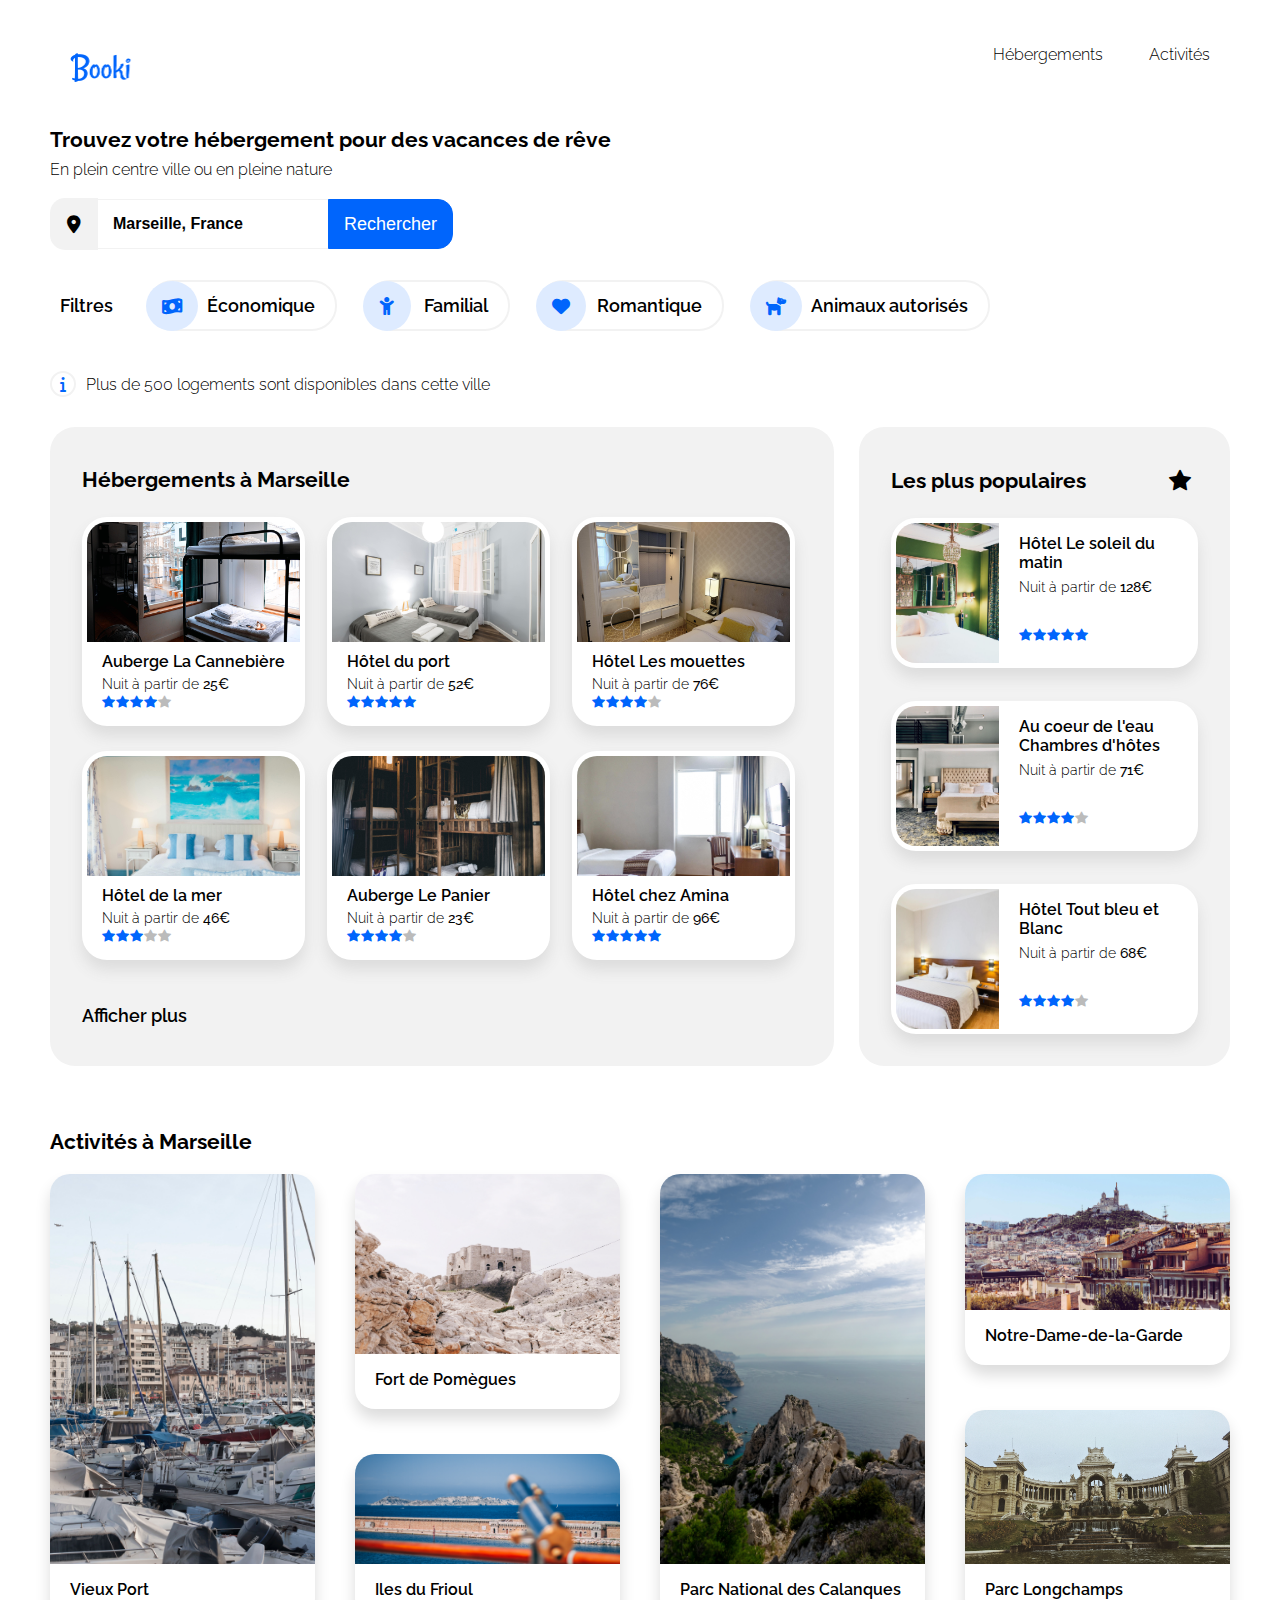
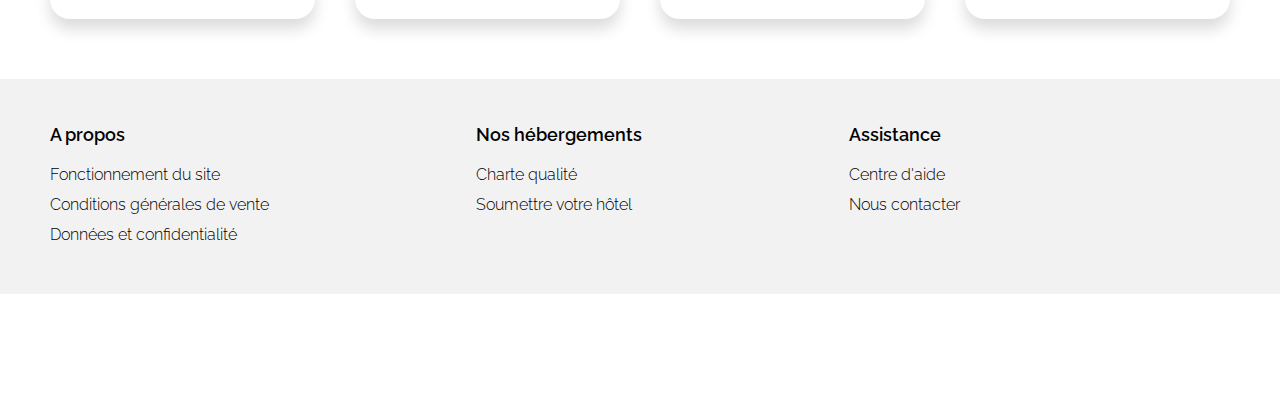
<file: index.html>
<!DOCTYPE html>
<html lang="fr">

<head>
    <meta charset="utf-8" />
    <meta name="viewport" content="width=device-width , initial-scale=1.0" />
    <link rel="stylesheet" href="css/styles.css">
    <link rel="preconnect" href="https://fonts.googleapis.com">
    <link rel="preconnect" href="https://fonts.gstatic.com" crossorigin>
    <link href="https://fonts.googleapis.com/css2?family=Raleway:wght@300;400;500;600;700&display=swap"
        rel="stylesheet">
    <link rel="stylesheet" href="https://cdn.jsdelivr.net/npm/bootstrap-icons@1.9.1/font/bootstrap-icons.css">
    <link rel="stylesheet" href="https://cdnjs.cloudflare.com/ajax/libs/font-awesome/6.0.0/css/all.min.css">
    <title>booki</title>
</head>

<body>
    <header class="header">
        <div class="header-container">
            <img class="header-logo" src="images/logo/Booki.png" alt="logo booki" />
            <nav class="header-nav">
                <ul class="nav-list fs-small clr-dark">
                    <li class="hébergements"><a href="#hébergements">Hébergements</a></li>
                    <li class="activités"><a href="#activités">Activités</a></li>
                </ul>
            </nav>
        </div>
    </header>
    <main>
        <section class="section-search">
            <h1 class="row-1 title text-h1">Trouvez votre hébergement pour des vacances de rêve</h1>
            <p class="row-2 catchphrase">En plein centre ville ou en pleine nature</p>
            <div class="row-3 search-engine">
                <i class="fa-solid fa-location-dot"></i>
                <input type="text" class="search-field" placeholder="Marseille, France">
                <button class="button search">Rechercher</button>
                <button class="button-search-icon"><i class="fa-solid fa-magnifying-glass fa-lg"></i></button>
            </div>
            <div class="filter-search">
                <h2>Filtres</h2>
                <ul class="buttons-filter">
                    <li class="button-filter cheap"><i class="fa-solid fa-money-bill-wave icon-filter"></i>Économique
                    </li>
                    <li class="button-filter family"><i class="fa-solid fa-child icon-filter"></i>Familial</li>
                    <li class="button-filter romance"><i class="fa-solid fa-heart icon-filter"></i>Romantique</li>
                    <li class="button-filter animals"><i class="fa-solid fa-dog icon-filter"></i>Animaux autorisés</li>
                </ul>
            </div>
            <div class="result-information">
                <i class="fa-solid fa-info"></i>
                <p class="info">Plus de 500 logements sont disponibles dans cette ville</p>
            </div>
        </section>
        <section class="section-lodging">
            <div class="column-1 lodging" id="hébergements">
                <div class="row-1 lodging">
                    <h1>Hébergements à Marseille</h1>
                </div>
                <div class="row-2 lodging">
                    <div class="card-wrapper-1 lodging-cards">
                        <a href="#">
                            <div class="card-image-1 lodging-card-images">
                            </div>
                            <div class="card-text-1 lodging-card-texts">
                                <h3 class="text-h3">Auberge La Cannebière</h3>
                                <p class="sm-text-card">Nuit à partir de <span class="bold">25€</span></p>
                                <div class="gr-stars">
                                    <i class="bi bi-star-fill star fill"></i>
                                    <i class="bi bi-star-fill star fill"></i>
                                    <i class="bi bi-star-fill star fill"></i>
                                    <i class="bi bi-star-fill star fill"></i>
                                    <i class="bi bi-star-fill star nofill"></i>
                                </div>
                            </div>
                        </a>
                    </div>
                    <div class="card-wrapper-2 lodging-cards">
                        <a href="#">
                            <div class="card-image-2 lodging-card-images">
                            </div>
                            <div class="card-text-2 lodging-card-texts">
                                <h3>Hôtel du port</h3>
                                <p class="sm-text-card">Nuit à partir de <span class="bold">52€</span></p>
                                <div class="gr-stars">
                                    <i class="bi bi-star-fill star fill"></i>
                                    <i class="bi bi-star-fill star fill"></i>
                                    <i class="bi bi-star-fill star fill"></i>
                                    <i class="bi bi-star-fill star fill"></i>
                                    <i class="bi bi-star-fill star fill"></i>
                                </div>
                            </div>
                        </a>
                    </div>
                    <div class="card-wrapper-3 lodging-cards">
                        <a href="#">
                            <div class="card-image-3 lodging-card-images">
                            </div>
                            <div class="card-text-3 lodging-card-texts">
                                <h3>Hôtel Les mouettes</h3>
                                <p class="sm-text-card">Nuit à partir de <span class="bold">76€</span></p>
                                <div class="gr-stars">
                                    <i class="bi bi-star-fill star fill"></i>
                                    <i class="bi bi-star-fill star fill"></i>
                                    <i class="bi bi-star-fill star fill"></i>
                                    <i class="bi bi-star-fill star fill"></i>
                                    <i class="bi bi-star-fill star nofill"></i>
                                </div>
                            </div>
                        </a>
                    </div>
                    <div class="card-wrapper-4 lodging-cards">
                        <a href="#">
                            <div class="card-image-4 lodging-card-images">
                            </div>
                            <div class="card-text-4 lodging-card-texts">
                                <h3>Hôtel de la mer</h3>
                                <p class="sm-text-card">Nuit à partir de <span class="bold">46€</span></p>
                                <div class="gr-stars">
                                    <i class="bi bi-star-fill star fill"></i>
                                    <i class="bi bi-star-fill star fill"></i>
                                    <i class="bi bi-star-fill star fill"></i>
                                    <i class="bi bi-star-fill star nofill"></i>
                                    <i class="bi bi-star-fill star nofill"></i>
                                </div>
                            </div>
                        </a>
                    </div>
                    <div class="card-wrapper-5 lodging-cards">
                        <a href="#">
                            <div class="card-image-5 lodging-card-images">
                            </div>
                            <div class="card-text-5 lodging-card-texts">
                                <h3>Auberge Le Panier</h3>
                                <p class="sm-text-card">Nuit à partir de <span class="bold">23€</span></p>
                                <div class="gr-stars">
                                    <i class="bi bi-star-fill star fill"></i>
                                    <i class="bi bi-star-fill star fill"></i>
                                    <i class="bi bi-star-fill star fill"></i>
                                    <i class="bi bi-star-fill star fill"></i>
                                    <i class="bi bi-star-fill star nofill"></i>
                                </div>
                            </div>
                        </a>
                    </div>
                    <div class="card-wrapper-6 lodging-cards">
                        <a href="#">
                            <div class="card-image-6 lodging-card-images">
                            </div>
                            <div class="card-text-6 lodging-card-texts">
                                <h3>Hôtel chez Amina</h3>
                                <p class="sm-text-card">Nuit à partir de <span class="bold">96€</span></p>
                                <div class="gr-stars">
                                    <i class="bi bi-star-fill star fill"></i>
                                    <i class="bi bi-star-fill star fill"></i>
                                    <i class="bi bi-star-fill star fill"></i>
                                    <i class="bi bi-star-fill star fill"></i>
                                    <i class="bi bi-star-fill star fill"></i>
                                </div>
                            </div>
                        </a>
                    </div>
                </div>
                <div class="row-3 lodging">
                    <a href="#">
                        <h2 class="text-h2">Afficher plus</h2>
                    </a>
                </div>
            </div>
            <div class="column-2 popular">
                <div class="row-1 popular">
                    <h1>Les plus populaires</h1>
                    <i class="bi bi-star-fill popular star"></i>
                </div>
                <div class="row-2 popular">
                    <a href="#">
                        <div class="card-1-popular-wrapper popular">
                            <div class="card-1-popular-image popular-image"></div>
                            <div class="card-1-popular-text popular-text">
                                <h3>Hôtel Le soleil du matin</h3>
                                <p class="sm-text-card">Nuit à partir de <span class="bold">128€</span></p>
                                <div class="gr-stars popular">
                                    <i class="bi bi-star-fill star fill"></i>
                                    <i class="bi bi-star-fill star fill"></i>
                                    <i class="bi bi-star-fill star fill"></i>
                                    <i class="bi bi-star-fill star fill"></i>
                                    <i class="bi bi-star-fill star fill"></i>
                                </div>
                            </div>

                        </div>
                    </a>
                    <a href="#">
                        <div class="card-2-popular-wrapper">
                            <div class="card-2-popular-image popular-image"></div>
                            <div class="card-2-popular-text popular-text">
                                <h3>Au coeur de l'eau Chambres d'hôtes</h3>
                                <p class="sm-text-card">Nuit à partir de <span class="bold">71€</span></p>
                                <div class="gr-stars popular">
                                    <i class="bi bi-star-fill star fill"></i>
                                    <i class="bi bi-star-fill star fill"></i>
                                    <i class="bi bi-star-fill star fill"></i>
                                    <i class="bi bi-star-fill star fill"></i>
                                    <i class="bi bi-star-fill star nofill"></i>
                                </div>
                            </div>
                        </div>
                    </a>
                    <a href="#">
                        <div class="card-3-popular-wrapper popular">
                            <div class="card-3-popular-image popular-image"></div>
                            <div class="card-3-popular-text popular-text">
                                <h3>Hôtel Tout bleu et Blanc</h3>
                                <p class="sm-text-card">Nuit à partir de <span class="bold">68€</span></p>
                                <div class="gr-stars popular">
                                    <i class="bi bi-star-fill star fill"></i>
                                    <i class="bi bi-star-fill star fill"></i>
                                    <i class="bi bi-star-fill star fill"></i>
                                    <i class="bi bi-star-fill star fill"></i>
                                    <i class="bi bi-star-fill star nofill"></i>
                                </div>
                            </div>
                        </div>
                    </a>
                </div>
            </div>
        </section>
        <section class="section-activities" id="activités">
            <h1 class="row-1 activities"> Activités à Marseille</h1>
            <div class="row-2 activities">
                <div class="card-1 activities cards">
                    <a href="#">
                        <img srcset="images/activites/Vieux-Port_small.jpg 375w,images/activites/Vieux-Port_medium.jpg 400w,images/activites/Vieux-Port_large.jpg 800w,images/activites/Vieux-Port_xlarge.jpg 1000w"
                            sizes="100vw" src="images/activites/Vieux-Port_medium.jpg" alt="Vieux Port" />
                        <h3 class="text-activities">Vieux Port</h3>
                    </a>
                </div>
                <div class="card-2-3 activities">
                    <div class="card-2 activities cards">
                        <a href="#">
                            <img srcset="images/activites/Pomegues_small.jpg 375w,images/activites/Pomegues_medium.jpg 400w,images/activites/Pomegues_large.jpg 800w,images/activites/Pomegues_xlarge.jpg 1000w"
                                sizes="100vw" src="images/activites/Pomegues_medium.jpg" alt="Fort de Pomègues" />
                            <h3 class="text-activities">Fort de Pomègues</h3>
                        </a>
                    </div>
                    <div class="card-3 activities cards">
                        <a href="#">
                            <img srcset="images/activites/Frioul_small.jpg 375w,images/activites/Frioul_medium.jpg 400w,images/activites/Frioul_large.jpg 800w,images/activites/Frioul_xlarge.jpg 1000w"
                                sizes="100vw" src="images/activites/Frioul_medium.jpg" alt="Iles du Frioul" />
                            <h3 class="text-activities">Iles du Frioul</h3>
                        </a>
                    </div>
                </div>
                <div class="card-4 activities cards">
                    <a href="#">
                        <img srcset="images/activites/Calanques_small.jpg 375w,images/activites/Calanques_medium.jpg 400w,images/activites/Calanques_large.jpg 800w,images/activites/Calanques_xlarge.jpg 1000w"
                            sizes="100vw" src="images/activites/Calanques_medium.jpg"
                            alt="Parc National des Calanques" />
                        <h3 class="text-activities">Parc National des Calanques</h3>
                    </a>
                </div>
                <div class="card-5-6 activities ">
                    <div class="card-5 activities cards">
                        <a href="#">
                            <img srcset="images/activites/Notre-Dame_small.jpg 375w,images/activites/Notre-Dame_medium.jpg 400w,images/activites/Notre-Dame_large.jpg 800w,images/activites/Notre-Dame_xlarge.jpg 1000w"
                                sizes="100vw" src="images/activites/Notre-Dame_medium.jpg"
                                alt="Notre-Dame-de-la-Garde" />
                            <h3 class="text-activities">Notre-Dame-de-la-Garde</h3>
                        </a>
                    </div>
                    <div class="card-6 activities cards">
                        <a href="#">
                            <img srcset="images/activites/Longchamps_small.jpg 375w,images/activites/Longchamps_medium.jpg 400w,images/activites/Longchamps_large.jpg 800w,images/activites/Longchamps_xlarge.jpg 1000w"
                                sizes="100vw" src="images/activites/Longchamps_medium.jpg" alt="Parc Longchamps" />
                            <h3 class="text-activities">Parc Longchamps</h3>
                        </a>
                    </div>
                </div>
            </div>
        </section>
    </main>
    <footer class="footer">
        <div class="column-1 about">
            <h2>A propos</h2>
            <ul class="list about">
                <li><a href="#">Fonctionnement du site</a></li>
                <li><a href="#">Conditions générales de vente</a></li>
                <li><a href="#">Données et confidentialité</a></li>
            </ul>
        </div>
        <div class="column-2 lodges">
            <h2>Nos hébergements</h2>
            <ul class="list lodges">
                <li><a href="#">Charte qualité</a></li>
                <li><a href="#">Soumettre votre hôtel</a></li>
            </ul>
        </div>
        <div class="column-3 assistance">
            <h2>Assistance</h2>
            <ul class="list assistance">
                <li><a href="#">Centre d'aide</a></li>
                <li><a href="#">Nous contacter</a></li>
            </ul>
        </div>
    </footer>
</body>

</html>
</file>
<file: css/styles.css>
/* RESET */
html {
    scroll-behavior: smooth;
}

*,*::before,*::after {
    box-sizing: border-box;
    text-decoration: none;
    color: inherit;
    padding: 0;
    margin: 0;
}

ul {
    margin:0;
}

::placeholder {
    color: black;
}

:-moz-placeholder { /* Mozilla Firefox 4 to 18 */
    color: black;
    opacity:  1;
}

::-moz-placeholder { /* Mozilla Firefox 19+ */
    color: black;
    opacity:  1;
}
/* END OF RESET */

/* DEFAULT BODY */
body {
    width: 100%;
    padding: 0;
    margin: 0;
    font-size: 16px;
    text-decoration: none;
    font-family: 'Raleway', sans-serif;
    font-weight: 300;
    color: black;
    background-color: white;
}
/*END OF DEFAULT BODY */

/* DEFAULT MAIN */
main {
    margin-left: 50px;
    margin-right: 50px;
}
/* END OF DEFAULT MAIN */

/* FONT AND COLOR CLASSES */
h1 {
    font-size: 21px;
    font-weight: 700;
}

h3 {
    font-size: 16px;
    font-weight: 600;
}

h2 {
    font-size: 18px;
    font-weight: 600;
}

p {
    font-size: 16px;
    font-weight: 300;
}

.sm-text-card {
    font-size: 14px;
    font-weight: 300;
}

.bold {
    font-weight: 500;
}

.text-h2 {
    font-size: 18px;
    font-weight: 600;
}
/* END OF FONT AND COLOR CLASSES */

/* HEADER */
header {
    width: auto;
    height: 100%;
    margin-left: 50px; 
    margin-right: 50px; 
    margin-bottom: 35px;
}

.header-container {
    display: flex;
    width: 100%;
    flex-direction: row;
    justify-content: space-between;
}

.header-logo {
    display: block;
    width: 95px;
    margin-left: 20px;
    padding-top: 45px;
}

.header-nav {
    width: 18%;
}

.nav-list {
    display: flex;
    flex-direction: row;
    justify-content: flex-end;
    list-style: none;
    gap: 60px;
    width: 100%;
    padding-right: 20px;
}

.nav-list li {
    width: 50%;
    flex-grow: 0;
    flex-basis: 0;
    border: none;
    padding-top: 45px;
}

.nav-list li:hover { 
    color: #0065FC;
    border-top: 2px solid #0065FC;
    border-bottom: none;
    font-weight: var(--fw-medium);
}
/* END OF HEADER */

/* SECTION SEARCH */
.section-search {
    width: 100%;
}

.row-1.text-h1 {
    padding-top: 2px;
}

.row-2.catchphrase {
    padding-top: 8px;
    padding-bottom: 19px;
}

.row-3.search-engine {
    display: flex;
    flex-direction: row;
    flex-wrap: nowrap;
    justify-content: flex-start;
    align-items: center;
    margin-bottom: 30px;
}

.fa-location-dot {
    padding: 17px;
    background-color: #F2F2F2;
    border-radius: 15px 0 0 15px;
    font-size: 18px;
}

.fa-location-dot:hover {
    animation-name: rotateY;
    animation-duration: 1s;
    animation-iteration-count: infinite;
    animation-timing-function: ease-in-out;
}

@keyframes rotateY {
    from {transform: rotateY(0deg) ;}
    to {transform: rotateY(360deg) ;}
}

input.search-field {
    align-items: baseline;
    padding: 15px 50px 15px 15px;
    background-color: white;
    border-left: none;
    border-right: none;
    border-top: 1px solid #F2F2F2;
    border-bottom: 1px solid #F2F2F2;
    font-size: 16px;
    font-weight: 700;
    color: black;
    width: 230px;
}

.button.search {
    padding: 14px 15px 13px 15px;
    font-size: 18px;
    font-weight: 500;
    color: white;
    border-radius: 0 15px 15px 0;
    background-color: #0065FC;
    border: 1px solid #0065fc;
}

.button.search:hover {
    background-color: #DEEBFF;
    color: #0065FC;
    border: 1px solid #DEEBFF;
}

.filter-search {
    display: flex;
    flex-direction: row;
    flex-wrap: wrap;
    justify-content: flex-start;
    align-items: baseline;
    gap: 35px; 
    margin-bottom: 25px;
    margin-left: 10px;
}

.button-search-icon {
    display: none;
}

.button-search-icon:hover {
    animation-name: pulse; 
    animation-duration: 0.3s; 
    animation-iteration-count: infinite;
    animation-timing-function: ease-in-out;
    cursor: pointer;
}

@keyframes pulse {
    from {transform: scale(1);}
    to {transform: scale(1.1);}
}

.button-filter {
    display: inline-block;
    position: relative;
    margin-right: 24px;
    margin-bottom: 15px;
    padding: 13px 20px 13px 57px;
    list-style: none;
    border-radius: 25px;
    border: 2px solid #F2F2F2;
    font-size: 18px;
    font-weight: 600;
}

.button-filter:hover {
    border: 2px solid #DEEBFF;
    background-color: #DEEBFF;
    color: #0065FC;
    animation-name: rotateX; 
    animation-duration: 1s; 
    animation-iteration-count: 1;
    animation-timing-function: ease-in-out;
    cursor: pointer;
}

@keyframes rotateX {
    from {transform: rotateX(0deg) ;}
    to {transform: rotateX(360deg) ;}
}

.icon-filter {
    display: inline;
    position: absolute;
    top: -1px;
    left: -4px;
    margin-right: 50px;
    z-index: 2;
    padding: 16px;
    background-color: #DEEBFF;
    color: #0065FC;
    border-radius: 50%;
}

.result-information {
    display: flex;
    justify-content: flex-start;
    align-items: baseline;
    margin-bottom: 30px;
}

.fa-info {
    border: 2px solid #F2F2F2;
    border-radius: 30px;
    padding: 3px 8px 3px 8px;
    color: #0065FC;
}

.info {
    padding-left: 10px;
}
/* END OF SECTION SEARCH */

/* SECTION LODGING */
/* column-1 lodging */
.section-lodging {
    display: flex;
    flex-direction: row;
    flex-wrap: wrap-reverse;
    width: 100%;
    height: 100%;
    margin-bottom: 43px;
    gap: 2.1%;
}

.column-1.lodging {
    width: 65.7%;
    background-color: #F2F2F2;
    border-radius: 25px;
    padding: 20px 2.7%; 
    flex:3 1 auto;
}

.column-2.popular {
    width: 31.2%;
    background-color: #F2F2F2;
    border-radius: 25px;
    padding: 20px 2.7%; 
    flex:1 1 auto;
}

.row-1.lodging {
    padding: 20px 0px 25px 0px;
}

.row-3.lodging {
    width: 50%;
    padding-top: 45px;
    padding-bottom: 20px;
    transition: color 0.5s ease-in-out;
}

.row-3.lodging:hover {
    color: #0065FC;  
    animation-name: pulse-1; 
    animation-duration: 0.5s; 
    animation-iteration-count: infinite;
    animation-timing-function: ease-in-out;  
}

@keyframes pulse-1 {
    from {transform: scale(1);}
    to {transform: scale(1.025);}
}

/* card lodging */
.row-2.lodging {
    width: 100%;
    display: flex;
    flex-direction: row;
    align-items: stretch;
    flex-wrap: wrap;
    height: auto;
    row-gap: 25px;
    column-gap: 3%;
    
}

.lodging-cards {
width: 31%;
height: 100%;
border-radius: 25px;
background-color: white;
border: 5px solid white;
box-shadow: 0 10px 15px rgb(220, 220, 220);
transition: all 0.5s ease-in-out;
}

.lodging-cards:hover {
    background-color: #DEEBFF;
    border-color: #DEEBFF;
    color: #0065FC;
    transform: perspective(600px) rotateX(10deg);
    box-shadow: 0 10px 15px rgb(220, 220, 220);
    background-position: center;
}

.lodging-card-images {
    width: 100%;
    padding: 5px 5px 0 5px;
    height: 120px;  
    border-radius: 20px 20px 0 0;
    background-size: cover;
    background-position: center;
}

.card-image-1 {
    background-image: url(../images/hebergements/2_large/marcus-loke-WQJvWU_HZFo-unsplash.jpg);
}

.card-image-2 {
    background-image: url(../images/hebergements/2_large/fred-kleber-gTbaxaVLvsg-unsplash.jpg);
}

.card-image-3 {
    background-image: url(../images/hebergements/2_large/reisetopia-B8WIgxA_PFU-unsplash.jpg);
}

.card-image-4 {
    background-image: url(../images/hebergements/2_large/annie-spratt-Eg1qcIitAuA-unsplash.jpg);
}

.card-image-5 {
    background-image: url(../images/hebergements/2_large/nicate-lee-kT-ZyaiwBe0-unsplash.jpg);
}

.card-image-6 {
    background-image: url(../images/hebergements/2_large/febrian-zakaria-M6S1WvfW68A-unsplash.jpg);
}

.lodging-card-texts {
width: 100%;
height:100%;
padding: 0 15px 10px 15px;
border-radius: 0 0 20px 20px;
text-align: left;
flex: 1; 
}

.lodging-card-texts h3 {
    padding-top: 10px;
    padding-bottom: 5px
}

/* column-2 popular */
.row-1.popular {
    display: flex;
    flex-direction: row;
    flex-wrap: nowrap;
    justify-content: space-between;
    align-items: baseline;
    padding: 20px 10px 25px 0px;
    width: 100%;
    font-size: 22px;
}

.bi-star-fill.popular {
    font-size: 22px;
    animation-name: flip-star; 
    animation-duration: 2s; 
    animation-iteration-count: infinite;
    animation-timing-function: ease-in-out; 
}

@keyframes flip-star {
    0% {transform: rotateY(0); opacity:0;}
    50% {transform: rotateY(360deg); opacity:1;}
    100% {transform: rotateY(720deg); opacity:0;}
}

/* card popular */
.row-2.popular {
    width: 100%;
    height: 100%;
    display: flex;
    flex-direction: row;
    align-content: flex-start;
    flex-wrap: wrap;
    row-gap: 33px;
}

.popular a {
width:100%;
}

.card-1-popular-wrapper,
.card-2-popular-wrapper,
.card-3-popular-wrapper {
    display: flex;
    width: 100%;
    background-color: white;
    border: 5px solid white;
    border-radius: 25px;
    box-shadow: 0 10px 15px rgb(220, 220, 220);
    transition: all 0.5s ease-in-out;
}

.card-1-popular-wrapper:hover,
.card-2-popular-wrapper:hover,
.card-3-popular-wrapper:hover {
background-color: #DEEBFF;
border-color: #DEEBFF;
color: #0065FC;
transform: perspective(600px) rotateX(10deg);
box-shadow: 0 10px 15px rgb(220, 220, 220);
background-position: center;  
}

.card-1-popular-image {
    width: 40%;
    background-image: url(../images/hebergements/2_large/emile-guillemot-Bj_rcSC5XfE-unsplash.jpg);
}

.card-2-popular-image {
    width: 40%;
    background-image: url(../images/hebergements/2_large/aw-creative-VGs8z60yT2c-unsplash.jpg);
}

.card-3-popular-image {
    width: 40%;
    background-image: url(../images/hebergements/3_medium/febrian-zakaria-sjvU0THccQA-unsplash.jpg);

}

.popular-image {
    border-radius: 20px 0 0 20px;
    height: auto;
    min-height: 140px;
    max-width: 300px;
    background-size: cover;
    background-position: center center;
}

.card-1-popular-text, .card-2-popular-text, .card-3-popular-text {
    width: 60%;
    max-height: 300px;
    margin-top: 11px;
    margin-right: 20px;
    margin-bottom: 0px;
    margin-left: 20px;
}

.popular-text p {
    padding-top: 7px;
}

.gr-stars.popular {
    padding-top: 30px;
    padding-bottom: 5px;
}
/* END OF SECTION LODGING */

/* SECTION ACTIVITIES */
.section-activities {
    width: 100%;
    /* max-width: 1440px; */
    display: flex;
    flex-direction: row;
    flex-wrap: wrap;
    margin-bottom: 60px
}

.row-1.activities {
    width: 100%;
    padding: 20px 0 20px 0;;
}

.row-2.activities {
    display: flex;
    flex-direction: row;
    width: 100%;
    height: 445px;
    column-gap: 40px;
    background-color: white;
}

.card-1, .card-4 {
    width: 25%;
    height: 100%;
}

.card-2-3, .card-5-6 {
    display: flex;
    flex-wrap: wrap;
    flex-direction: row;
    width: 25%;
    height: 100%;
    row-gap: 45px;
}

.card-2 {
    width: 100%;
    height: calc(58% - 22.5px);
}

.card-3 {
    width: 100%;
    height: calc(42% - 22.5px);
}

.card-5 {
    width: 100%;
    height: calc(48% - 22.5px);
}

.card-6 {
    width: 100%;
    height: calc(52% - 22.5px);
}

.cards {
    border-radius: 20px 20px;
    box-shadow: 0 10px 15px rgb(220, 220, 220);
    transition: all 0.5s ease-in-out;
}

.cards:hover, .card-1:hover, .card-4:hover {
    background-color: #0065FC;
    color: white;
    transform: perspective(600px) rotateX(10deg);
    box-shadow: 0 10px 15px rgb(220, 220, 220);
    background-position: center;   
}

.cards img {
    width: 100%;
    height: calc(100% - 55px);
    object-fit: cover;
    border-radius: 20px 20px 0 0;
}

.text-activities {
    text-align: left;
    height: 100%;
    padding-top: 12px;
    padding-left: 20px;
}
/* END OF SECTION ACTIVITIES */

/* ICONS STARS FILL / NO-FILL*/
.star {
    font-size: 13px;
    letter-spacing: -3px; 
}

.nofill {
    color:#bbbbbb;
}

.fill {
    color: #0065FC;
}

.nofill:hover {
    font-size: 16px;
    color:#0065FC;
}

.fill:hover {
    font-size: 16px;
    color: #bbbbbb;
}
/* END OF ICONS */

/* FOOTER */
footer {
    width: 100%;
    padding-right: 25%;
    padding-left: 50px;
    padding-top: 45px;
    display: flex;
    flex-direction: row;
    justify-content: space-between;
    background-color: #F2F2F2;
}

.list.assistance li, .list.lodges li, .list.about li {
    list-style: none;
    padding-bottom: 11px;
}

.list.about li:last-child {
    padding-bottom: 50px;
}

footer div {

}

footer li:hover {
    color: #0065FC;
}

.about h2, .lodges h2, .assistance h2 {
    padding-bottom: 20px;;
}
/* END OF FOOTER */

/* MEDIA QUERY */
@media screen and (min-width: 769px) and (max-width: 992px) { 

    .section-lodging {
        flex-wrap: wrap-reverse;
        row-gap: 50px;
    }

    .column-1.lodging {
        width: 100%;
        height: 100%;
    }

    .row-1.lodging {
        margin-left: 0;
    }

    .row-2.lodging {
        gap: 30px;
    }

    .card-image-1 {
        background-image: url(../images/hebergements/3_medium/marcus-loke-WQJvWU_HZFo-unsplash.jpg);
    }
    
    .card-image-2 {
        background-image: url(../images/hebergements/3_medium/fred-kleber-gTbaxaVLvsg-unsplash.jpg);
    }
    
    .card-image-3 {
        background-image: url(../images/hebergements/3_medium/reisetopia-B8WIgxA_PFU-unsplash.jpg);
    }
    
    .card-image-4 {
        background-image: url(../images/hebergements/3_medium/annie-spratt-Eg1qcIitAuA-unsplash.jpg);
    }
    
    .card-image-5 {
        background-image: url(../images/hebergements/3_medium/nicate-lee-kT-ZyaiwBe0-unsplash.jpg);
    }
    
    .card-image-6 {
        background-image: url(../images/hebergements/3_medium/febrian-zakaria-M6S1WvfW68A-unsplash.jpg);
    }

    .lodging-card-images {
        height: 240px;
    }

    .lodging-cards{
        margin-bottom: 0;
        width: 100%;
    }

    /* COLUMN-2 POPULAR */
    .column-2.popular {
        width: 100%;
        height: 100%
    }

    .row-1.popular {
        padding-left: 0;
        margin-left: 0;
    }

    .row-2.popular {
        justify-content: space-between;
        padding-bottom: 50px;
        padding: 0;
        gap: 30px;
    }

    .card-1-popular-image {
        background-image: url(../images/hebergements/3_medium/emile-guillemot-Bj_rcSC5XfE-unsplash.jpg);
    }

    .card-2-popular-image {
        background-image: url(../images/hebergements/3_medium/aw-creative-VGs8z60yT2c-unsplash.jpg);
    }

    .card-3-popular-image {
        background-image: url(../images/hebergements/3_medium/febrian-zakaria-sjvU0THccQA-unsplash.jpg);
    }

    .card-1-popular, .card-2-popular, .card-3-popular {
        width: 100%;
        height: 100%;
    }

    .text-box.popular {
        width: 100%;
        height: 100%;
    }
/* END OF SECTION LODGING */

/* SECTION-ACTIVITIES */
    .section-activities {
    width: 100%;
    height: 100%;
    padding: 0;
    padding-bottom: 30px;
    }

    .row-1.activities {
        padding-bottom: 15px;
    }

    .row-2.activities {
        flex-wrap: wrap;
        height: auto;
        gap: 30px;
    }

    .card-1, .card-4 {
        width: 100%;
        height: 200px;
    }

    .card-2, .card-3, .card-5, .card-6 {
        width: calc(100% - 15px);
        height: 200px;
    }

    .card-2-3, .card-5-6 {
        flex-wrap: nowrap;
        width: 100%;
        height: 200px;
        gap: 20px;
    }
/* END OF SECTION-ACTIVITIES */
}
@media screen and (max-width: 768px) {
    body {
        margin: 0;
    }

    main {
        margin: 0;    
    }

/* HEADER */
    header {
        margin: 0;
        padding-bottom: 20px;
    }

    .header-container {
        flex-wrap: wrap;
        justify-content: flex-start;
    }

    .header-logo {
        margin: auto;
        padding-top: 20px;
    }

    .header-nav {
        width: 100%;
        height: auto;
    }

    .nav-list {
        justify-content: space-between;
        padding-bottom: 10px;
        gap:0;
        padding-right: 0;
    }

    .nav-list li {
        padding-top: 30px;
        border-bottom: 3px solid #F2F2F2;
    }

    .hébergements, .activités {
        width: 100%;
        padding-bottom:15px;
    }

    .nav-list li:hover {
        color: #0065FC;
        border-bottom: 3px solid #0065FC;
        border-top: none;
        font-weight: var(--fw-medium);
    }

    .hébergements {
        padding-left: 12%;
        padding-right: 22%;
    }

    .activités {
        padding-left: 19%;
        padding-right: 23%;
    }

/* END OF HEADER */

/* SECTION_SEARCH */
    .section-search {
        padding: 0 20px;
        width: 100%;
    }

    .row-1 title {
        width: 100%;
    }

    .row-2.catchphrase {
        padding-bottom: 30px;
        padding-top: 15px;
    }

    .row-3.search-engine {
        margin-bottom: 30px;
    }

    input.search-field {
        padding-right: 20px;
        width: 100%;
    }

    .button.search {
        display: none;
    }

    .button-search-icon {
        display: block;
        background-color: #0065FC;
        border: none;
        padding: 18px;
        border-radius: 15px;
        color: white;
    }

    .filter-search {
        margin-left: 0;
        margin-bottom: 10px;
        gap: 0;
    }

    .filter-search h2 {
    padding-bottom: 15px;
    }

    .button-filter {
        margin-bottom: 15px;
        margin-right: 0;
        font-size: 16px;
        font-weight: 600;
    }
/* END OF SECTION_SEARCH */

/* SECTION LODGING */
    /* COLUMN-1 LODGING */
    .section-lodging {
        gap: 0;
        margin-bottom: 20px;
    }

    .column-1.lodging {
        background-color: transparent;
        width: 100%;
        margin: 0;
        padding: 0 20px;
    }

    .row-1.lodging {
        margin-left: 0;
        margin-top: 20px;
    }

    .row-2.lodging {
        margin-left: 0;
        padding-left: 0;
        padding-right: 0;
        row-gap:0;
    }

    .card-image-1 {
        background-image: url(../images/hebergements/4_small/marcus-loke-WQJvWU_HZFo-unsplash.jpg);
    }
    
    .card-image-2 {
        background-image: url(../images/hebergements/4_small/fred-kleber-gTbaxaVLvsg-unsplash.jpg);
    }
    
    .card-image-3 {
        background-image: url(../images/hebergements/4_small/reisetopia-B8WIgxA_PFU-unsplash.jpg);
    }
    
    .card-image-4 {
        background-image: url(../images/hebergements/4_small/annie-spratt-Eg1qcIitAuA-unsplash.jpg);
    }
    
    .card-image-5 {
        background-image: url(../images/hebergements/4_small/nicate-lee-kT-ZyaiwBe0-unsplash.jpg);
    }
    
    .card-image-6 {
        background-image: url(../images/hebergements/4_small/febrian-zakaria-M6S1WvfW68A-unsplash.jpg);
    }

    .lodging-cards {
        width: 100%;
        margin-bottom: 12px;
    }

    .lodging-card-images {
        padding: 5px;
    }

    .row-3.lodging{
        margin-top: 0;
        margin-left: 0;
        padding-top: 5%;
        padding-left: 0;
        padding-bottom: 20px;
    }

    /* COLUMN-2 POPULAR */
    .column-2.popular {
        width: 100%;
        margin: 0;
        border-radius: 0;
        padding: 0 20px;
        padding-bottom: 40px;
    }

    .row-1.popular {
        width: 100%;
        margin: 0;
        padding-top: 30px;
        padding-bottom: 30px;
    }

    .row-2.popular {
        width: 100%;
        margin: 0;
        padding: 0;
        gap: 10px;
    }

    .card-1-popular-image {
        background-image: url(../images/hebergements/4_small/emile-guillemot-Bj_rcSC5XfE-unsplash.jpg);
    }

    .card-2-popular-image {
        background-image: url(../images/hebergements/4_small/aw-creative-VGs8z60yT2c-unsplash.jpg);
    }

    .card-3-popular-image {
        background-image: url(../images/hebergements/4_small/febrian-zakaria-sjvU0THccQA-unsplash.jpg);
    }
/* END OF SECTION LODGING */

/* SECTION-ACTIVITIES */
    .section-activities {
        width: 100%;
        height: 100%;
        padding: 0 20px;
        margin: 0;
        padding-bottom: 50px;
    }

    .row-1.activities {
        padding-bottom: 25px;
    }

    .row-2.activities {
        flex-wrap: wrap;
        height: 100%;
        gap: 20px;
    }

    .cards {
        width: 100%;
    }

    .cards img {
        height: 130px;
    }

    .card-2-3, .card-5-6 {
        flex-wrap: wrap;
        width: 100%;
        height: 100%;
        gap: 20px;
    }

    .text-activities {
        padding-top: 15px;
        height: 55px;
    }
/* END OF SECTION-ACTIVITIES */

/* FOOTER */
    footer {
        flex-wrap: wrap;
        padding-top: 45px;;
        padding-bottom: 30px;
        padding-left: 30px;
    }

    footer h2 {
        padding-bottom: 20px
    }

    .list.about li:last-child {
        padding-bottom: 40px;
    }

    .list.lodges li:last-child {
        padding-bottom: 40px;
    }
/* END OF FOOTER */    
}
</file>
